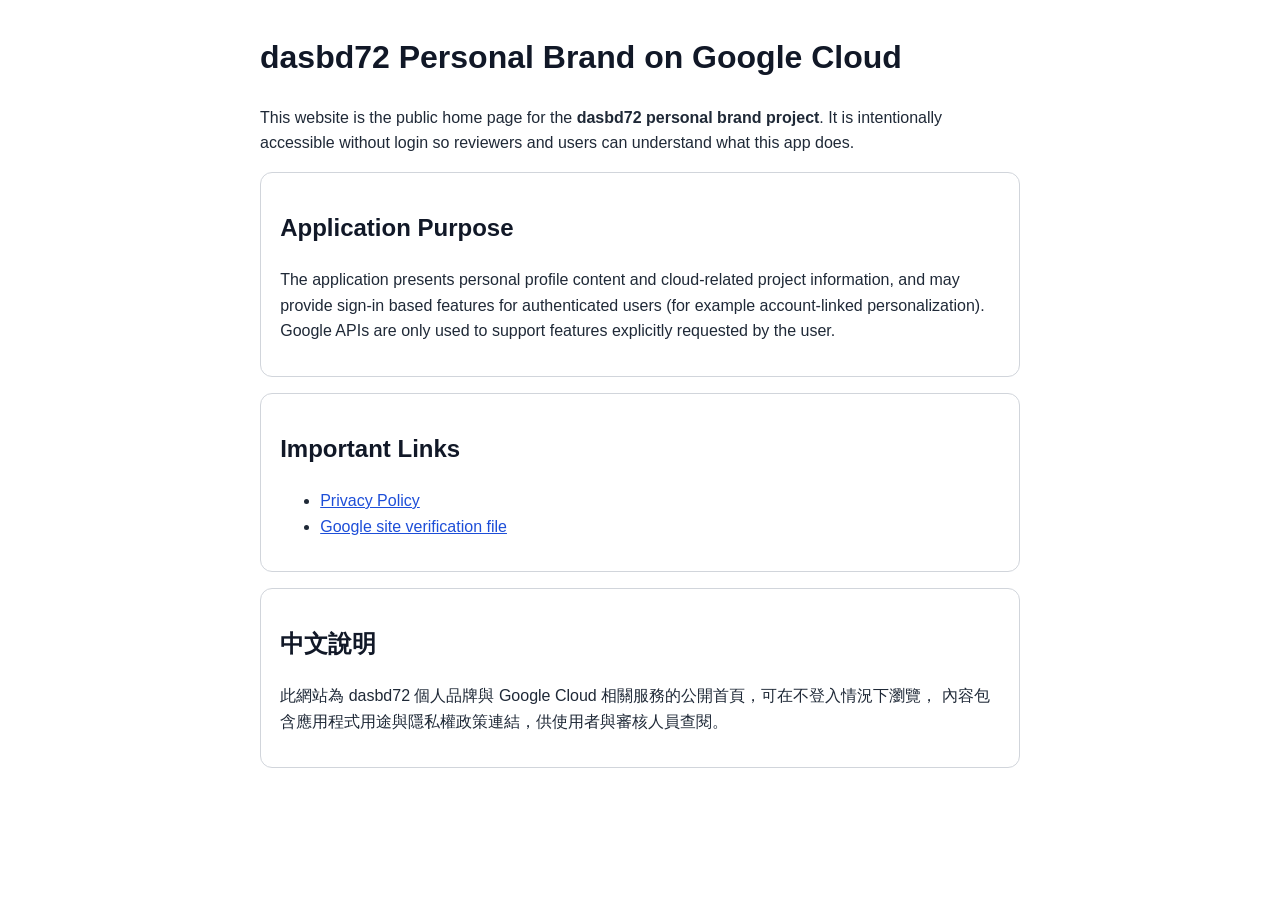
<file: index.html>
<!doctype html>
<html lang="en">
  <head>
    <meta charset="utf-8" />
    <meta name="viewport" content="width=device-width, initial-scale=1" />
    <title>dasbd72 | Google Cloud Personal Brand</title>
    <meta
      name="description"
      content="Public home page for the dasbd72 personal brand project on Google Cloud, including product purpose and privacy information."
    />
    <style>
      body {
        font-family: Arial, sans-serif;
        max-width: 760px;
        margin: 2rem auto;
        padding: 0 1rem;
        line-height: 1.6;
        color: #1f2937;
      }
      h1,
      h2 {
        color: #111827;
      }
      .card {
        border: 1px solid #d1d5db;
        border-radius: 12px;
        padding: 1rem 1.2rem;
        margin-bottom: 1rem;
      }
      a {
        color: #1d4ed8;
      }
    </style>
  </head>
  <body>
    <h1>dasbd72 Personal Brand on Google Cloud</h1>
    <p>
      This website is the public home page for the <strong>dasbd72 personal brand
      project</strong>. It is intentionally accessible without login so reviewers and
      users can understand what this app does.
    </p>

    <div class="card">
      <h2>Application Purpose</h2>
      <p>
        The application presents personal profile content and cloud-related project
        information, and may provide sign-in based features for authenticated users
        (for example account-linked personalization). Google APIs are only used to
        support features explicitly requested by the user.
      </p>
    </div>

    <div class="card">
      <h2>Important Links</h2>
      <ul>
        <li><a href="/privacy-policy.html">Privacy Policy</a></li>
        <li>
          <a href="/google8683fba290bf092b.html">Google site verification file</a>
        </li>
      </ul>
    </div>

    <div class="card">
      <h2>中文說明</h2>
      <p>
        此網站為 dasbd72 個人品牌與 Google Cloud 相關服務的公開首頁，可在不登入情況下瀏覽，
        內容包含應用程式用途與隱私權政策連結，供使用者與審核人員查閱。
      </p>
    </div>
  </body>
</html>
</file>
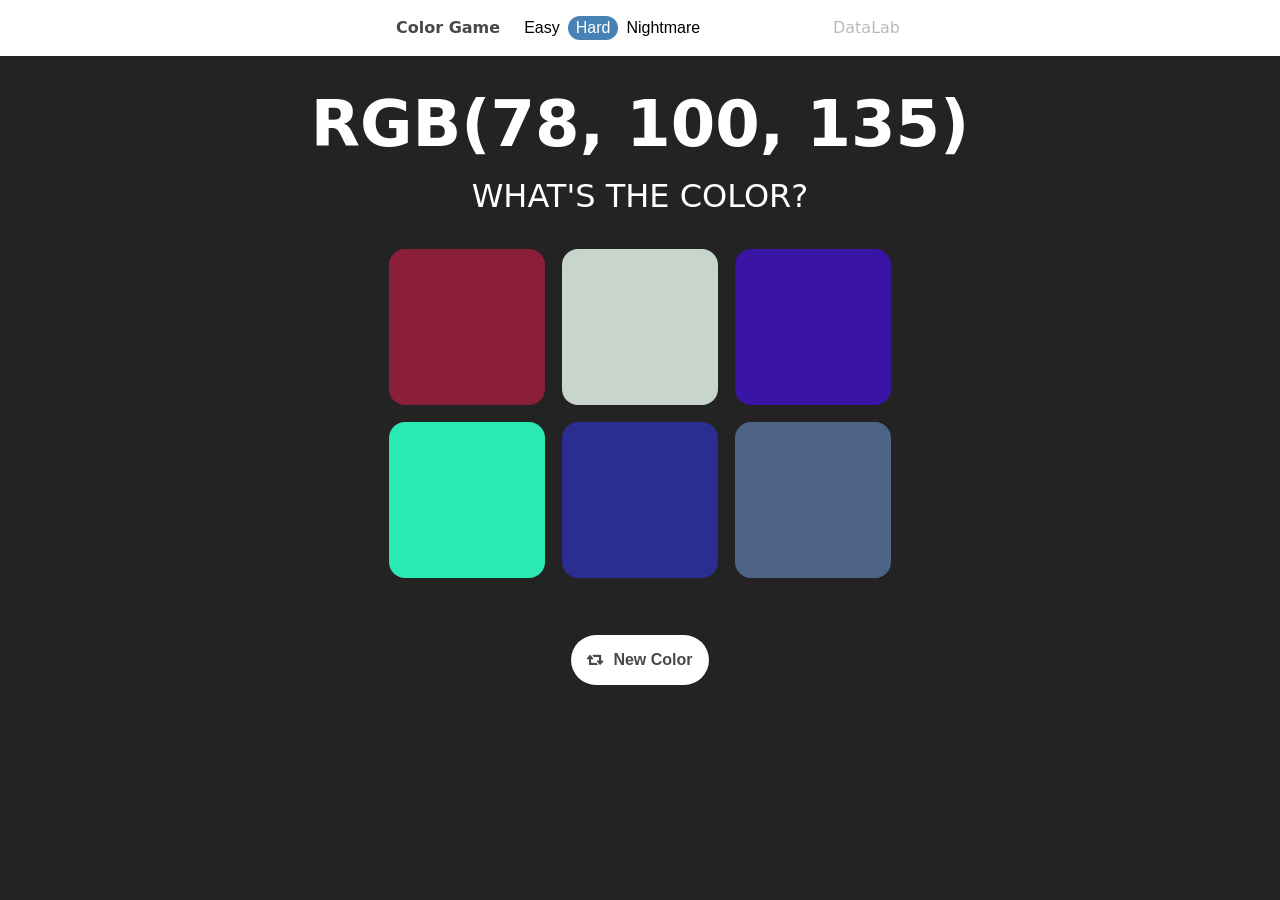
<file: Colorgame/index.html>
<!DOCTYPE html>
<html>

    <head>
        <meta charset="UTF-8">
        <meta name="viewport" content="width=device-width, initial-scale=1.0">
        <meta http-equiv="X-UA-Compatible" content="ie=edge">

        <link rel="stylesheet" href="https://cdnjs.cloudflare.com/ajax/libs/font-awesome/4.7.0/css/font-awesome.css">

        <title>Color Game</title>
    </head>

    <body>
        <div class="navbar">
            <div class="container">
                <div class="flex">
                    <span class="brand" href="#">Color Game</span>
                    <button id="easy" class="mode">Easy</button>
                    <button id="hard" class="mode">Hard</button>
                    <button id="nightmare" class="mode">Nightmare</button>
                    <span class="about" href="#">DataLab</span>
                </div>
            </div>
        </div>

        <h1 class="board"><span class="color-picked">RGB</span><br><span class="message">What's the color?</span><span class="countdown"></span></h1>

        <div class="deck container">
            <div class="card"></div>
            <div class="card"></div>
            <div class="card"></div>
            <div class="card"></div>
            <div class="card"></div>
            <div class="card"></div>
        </div>

        <div class="footer">
            <button class="reset"><i class="fa fa-retweet" aria-hidden="true"></i>&nbsp;&nbsp;<span>New Color</span></button>
        </div>

        <script type="text/javascript" src="main.bundle.js"></script>
    </body>

</html>
</file>
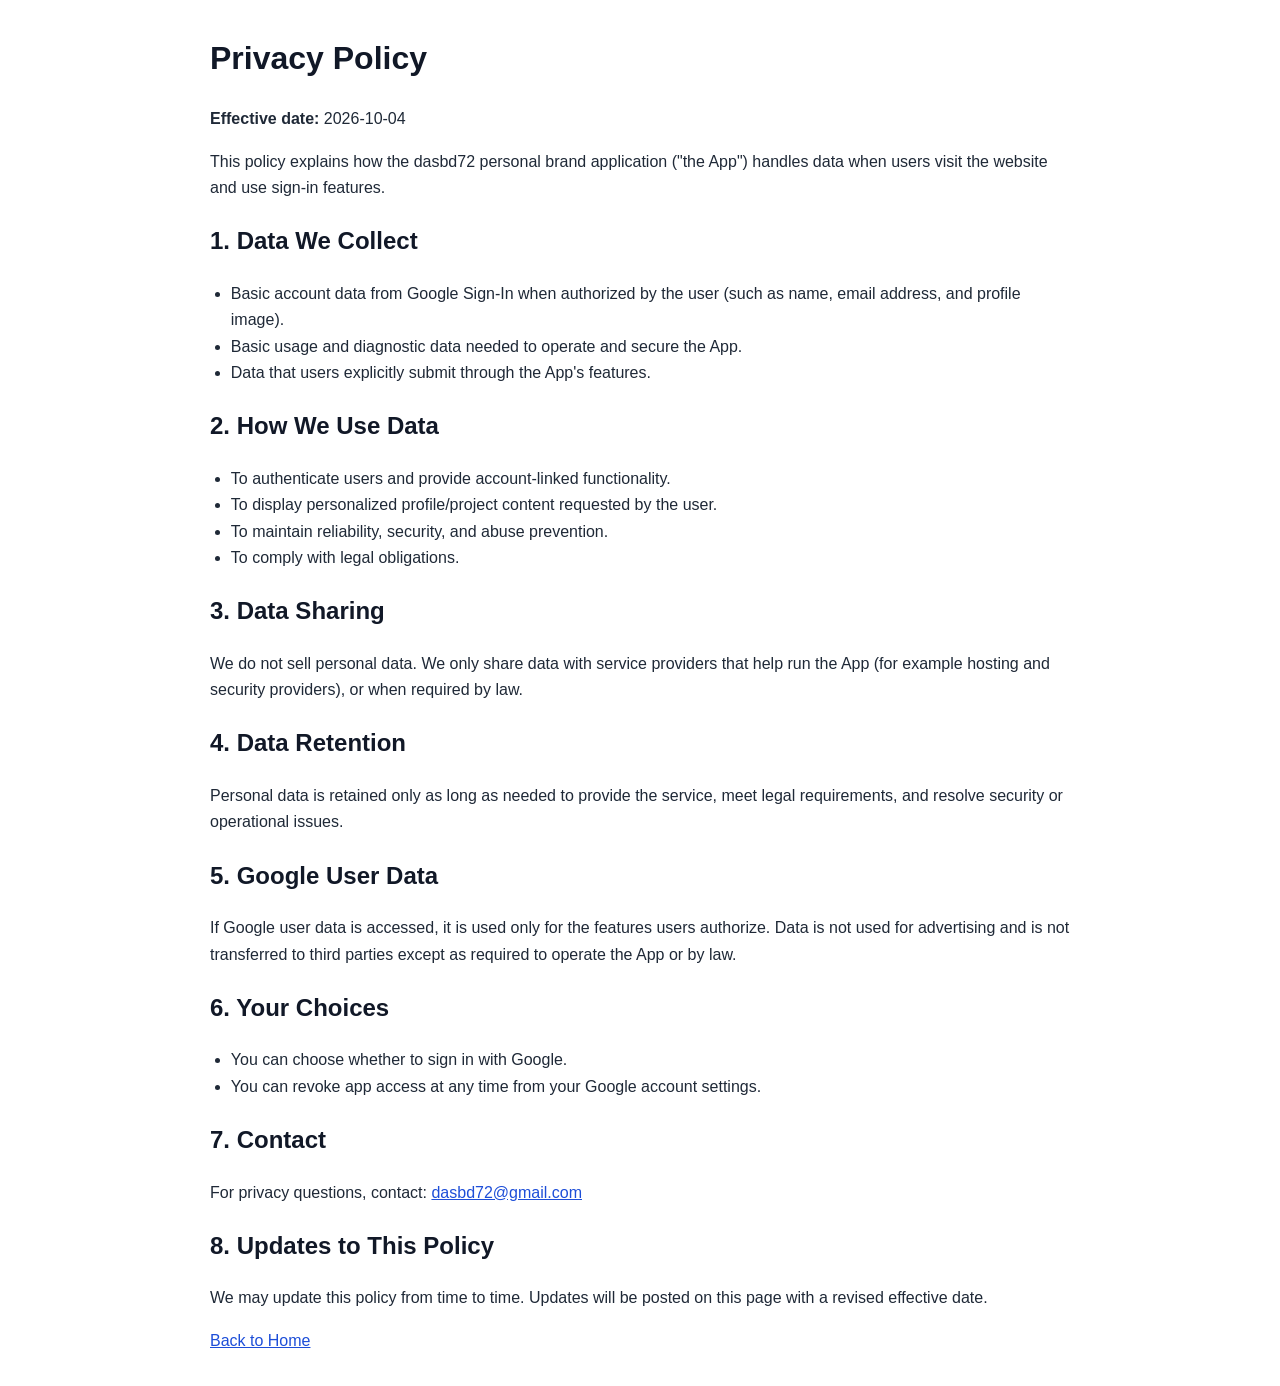
<file: privacy-policy.html>
<!doctype html>
<html lang="en">
  <head>
    <meta charset="utf-8" />
    <meta name="viewport" content="width=device-width, initial-scale=1" />
    <title>Privacy Policy | dasbd72</title>
    <style>
      body {
        font-family: Arial, sans-serif;
        max-width: 860px;
        margin: 2rem auto;
        padding: 0 1rem;
        line-height: 1.65;
        color: #1f2937;
      }
      h1,
      h2 {
        color: #111827;
      }
      ul {
        padding-left: 1.3rem;
      }
      a {
        color: #1d4ed8;
      }
    </style>
  </head>
  <body>
    <h1>Privacy Policy</h1>
    <p><strong>Effective date:</strong> 2026-10-04</p>
    <p>
      This policy explains how the dasbd72 personal brand application ("the App")
      handles data when users visit the website and use sign-in features.
    </p>

    <h2>1. Data We Collect</h2>
    <ul>
      <li>
        Basic account data from Google Sign-In when authorized by the user (such as
        name, email address, and profile image).
      </li>
      <li>Basic usage and diagnostic data needed to operate and secure the App.</li>
      <li>Data that users explicitly submit through the App's features.</li>
    </ul>

    <h2>2. How We Use Data</h2>
    <ul>
      <li>To authenticate users and provide account-linked functionality.</li>
      <li>To display personalized profile/project content requested by the user.</li>
      <li>To maintain reliability, security, and abuse prevention.</li>
      <li>To comply with legal obligations.</li>
    </ul>

    <h2>3. Data Sharing</h2>
    <p>
      We do not sell personal data. We only share data with service providers that
      help run the App (for example hosting and security providers), or when required
      by law.
    </p>

    <h2>4. Data Retention</h2>
    <p>
      Personal data is retained only as long as needed to provide the service, meet
      legal requirements, and resolve security or operational issues.
    </p>

    <h2>5. Google User Data</h2>
    <p>
      If Google user data is accessed, it is used only for the features users
      authorize. Data is not used for advertising and is not transferred to third
      parties except as required to operate the App or by law.
    </p>

    <h2>6. Your Choices</h2>
    <ul>
      <li>You can choose whether to sign in with Google.</li>
      <li>You can revoke app access at any time from your Google account settings.</li>
    </ul>

    <h2>7. Contact</h2>
    <p>
      For privacy questions, contact: <a href="mailto:dasbd72@gmail.com">dasbd72@gmail.com</a>
    </p>

    <h2>8. Updates to This Policy</h2>
    <p>
      We may update this policy from time to time. Updates will be posted on this
      page with a revised effective date.
    </p>

    <p><a href="/index.html">Back to Home</a></p>
  </body>
</html>
</file>
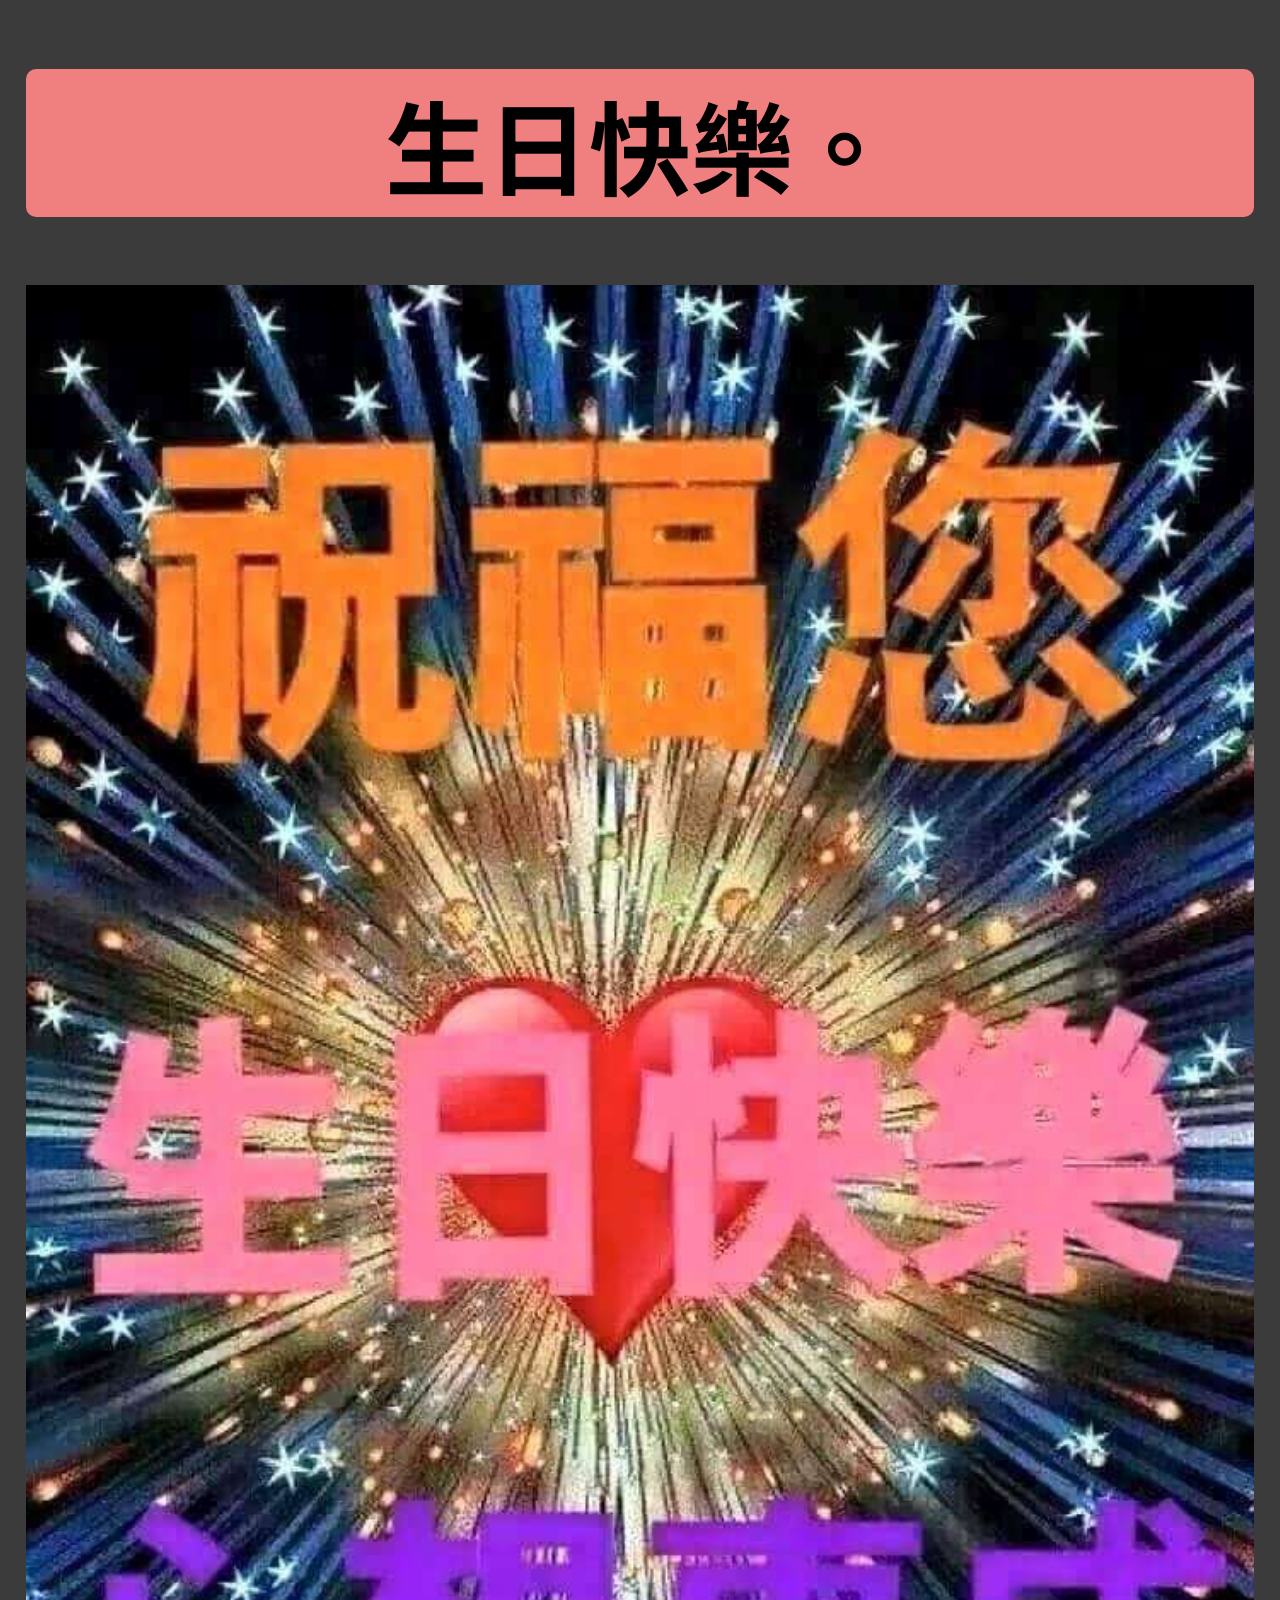
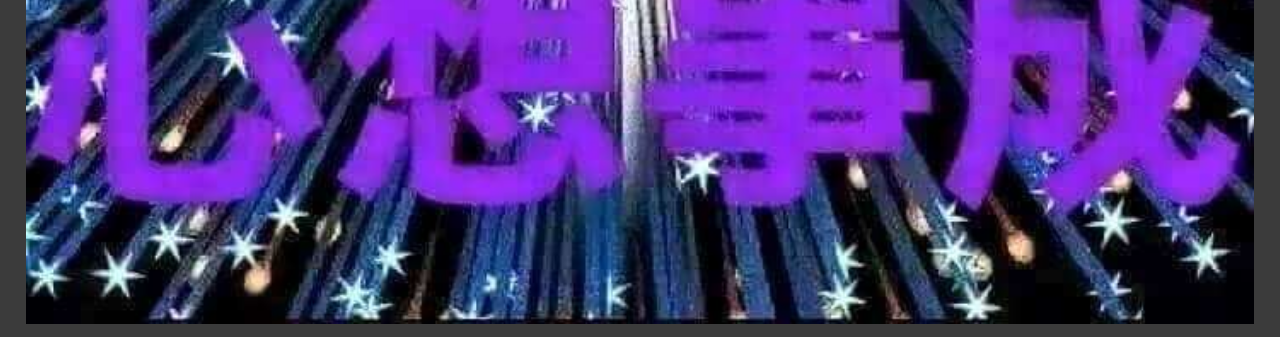
<file: HBD/hbd.html>
<!DOCTYPE html>
<head>
    <meta charset="utf-8">
    <meta name="viewport" content="width=device-width, initial-scale=1.0">
    <link rel="preconnect" href="https://fonts.gstatic.com">
    <link href="https://fonts.googleapis.com/css2?family=Noto+Sans+TC&display=swap" rel="stylesheet">
    <title>Web.</title>
    <style>
        body{
            font-family: 'Noto Sans TC', sans-serif;
            background-color: rgb(59, 59, 59);
        }
        body div{
            width: 96vw;
            margin:auto;
        }
        img{
            width: 100%;
        }
        h1{
            font-size: 8vw;
            text-align: center;
            border-radius: 10px;
            background-color: lightcoral;
        }
    </style>
</head>
<body>
    <div>
        <h1>生日快樂。</h1>
        <img src="./hbd.jpg" alt=""/>
    </div>
    
</body>
</html>
</file>
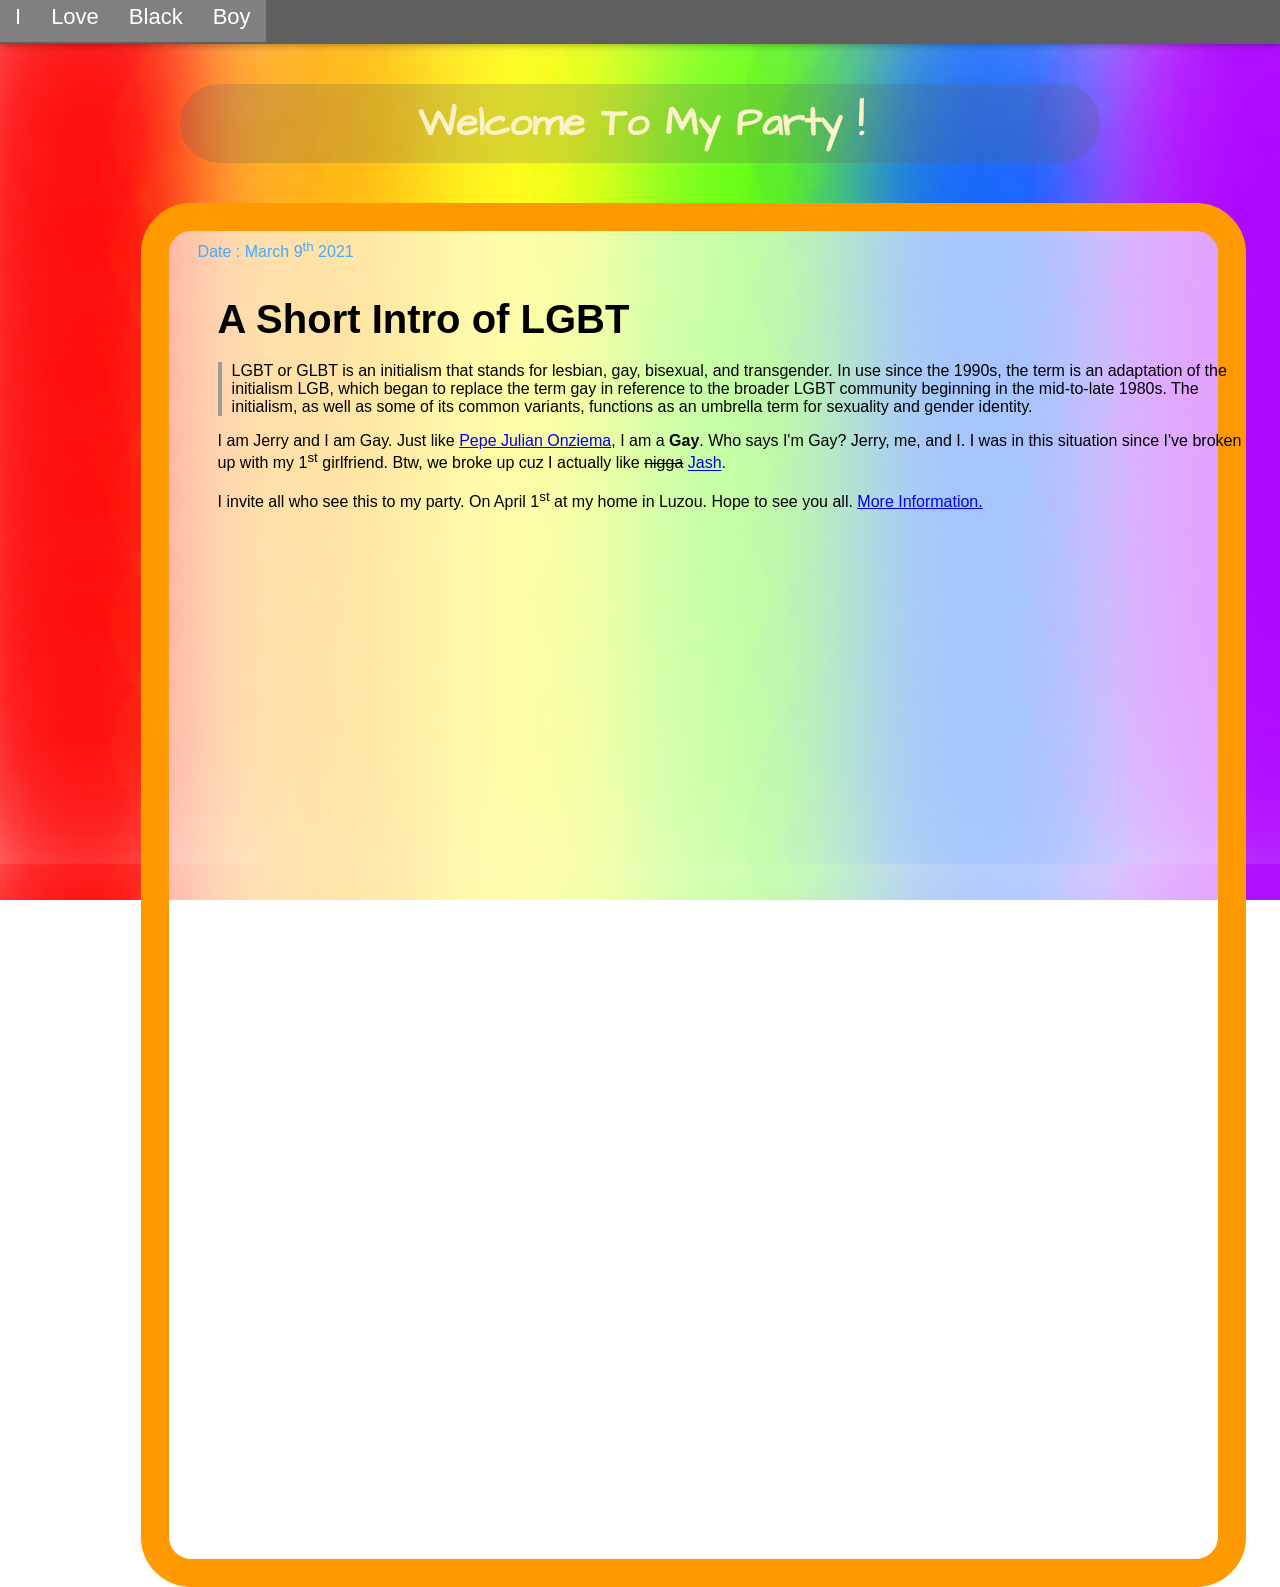
<file: Jerry/Jerry.html>
<!DOCTYPE html>
<html lang="en">
<head>
    <title>About Jerry</title>
    <meta charset="UTF-8">
    <meta name="viewport" content="width=device-width, initial-scale=1.0">
    <link rel="preconnect" href="https://fonts.gstatic.com">
    <link href="https://fonts.googleapis.com/css2?family=Architects+Daughter&display=swap" rel="stylesheet">
    <link rel='stylesheet' media='screen and (max-width: 4147px)' href='./jerry-mobile.css' />
    <link rel="stylesheet" media='screen and (min-width: 414px)' href="./jerry.css">
</head>
<body>
    <header>
        <a href="./IamJerry.html">I</a>
        <a href="https://jable.tv/">Love</a>
        <a href="./black.html">Black</a>
        <a href="https://www.youtube.com/watch?v=saNzVNhMSn0">Boy</a>
    </header>
    <div>
        <h1 id="head">Welcome To My Party !</h1>
        <div id="main">
            <p id="date">Date : March 9<sup>th</sup> 2021</p>
            <div id="paragraph-1">
                <h2>A Short Intro of LGBT</h2>
                <blockquote id="quote" cite="https://en.wikipedia.org/wiki/LGBT">LGBT or GLBT is an initialism that stands for lesbian, gay, bisexual, and transgender. In use since the 1990s, the term is an adaptation of the initialism LGB, which began to replace the term gay in reference to the broader LGBT community beginning in the mid-to-late 1980s. The initialism, as well as some of its common variants, functions as an umbrella term for sexuality and gender identity.</blockquote>
                <p id="p1">I am Jerry and I am Gay. Just like <a href="https://en.wikipedia.org/wiki/Pepe_Julian_Onziema">Pepe Julian Onziema</a>, I am a <strong>Gay</strong>. Who says I'm Gay? Jerry, me, and I. I was in this situation since I've broken up with my 1<sup>st</sup> girlfriend. Btw, we broke up cuz I actually like <del>nigga</del> <a href="https://www.facebook.com/profile.php?id=100005353818678">Jash</a>. </p>
                <p>I invite all who see this to my party. On April 1<sup>st</sup> at my home in Luzou. Hope to see you all. <a href="https://www.youtube.com/watch?v=saNzVNhMSn0">More Information.</a></p>
            </div>
            
        </div>
    </div>
</body>
</html>
</file>
<file: Jerry/jerry-mobile.css>
body{
    margin: 0;
    font-family:'Segoe UI', Tahoma, Geneva, Verdana, sans-serif;
    background-image: url("rainbow.png");
    background-attachment: fixed;
    background-position: center;
    background-size: 100%;
}
header{
    position: -webkit-sticky; /* Safari */
    position: sticky;
    top: 0;
    height: 44px;
    line-height: 1.5;
    width: 100vw;
    display: table;
    overflow: hidden;

    box-shadow: 0 2px 5px 0 rgb(0 0 0 / 16%), 0 2px 10px 0 rgb(0 0 0 / 12%);
    background-color: #5f5f5f;
    color: #f1f1f1;
}
header a{
    margin: none;
    border: none;
    width: 52px;
    padding: 11px 15px 13px 15px;
    display: flexbox;

    font-size: 22px;
    text-decoration: none;
    color: white;
    background-color: gray;
}
header a:hover{
    background-color: rgb(209, 209, 209);
}
body div{
    border-radius: 5px;
    width: 94vw;
    margin: 0;
    align-self: center;
}
h1#head{
    margin: 1em auto 1em auto;
    border-radius: 1em;
    padding: 0.3em;
    /*width: 15em;*/
    max-width: 70vw;
    background-color: rgba(95, 95, 95, 0.226);
    font-family: 'Architects Daughter', cursive;
    font-size: 40px;
    text-align: center;
    font-weight: bold;
    color:rgb(252, 242, 200);
}
div#main{
    padding: 0 1vw 100% 1vw;
    margin: 0 1vw 0 1vw;
    background-color: rgba(255, 255, 255, 0.62);
    border-color:rgb(255, 153, 0);
    border-width: 1.8em 0;
    border-style: solid;
}
div#main #date{
    margin:0;
    padding: 0.5em 1em;
    font-size: normal;
    color:rgb(66, 170, 255);
}
div#main h2{
    margin: 0.5em 0;
    font-size:40px;
}
div#main div#paragraph-1{
    padding: 0.5em 0.2vw;
}
#quote{
    border-left: 0.3em solid rgb(156, 156, 156);
    padding-left: 10px;
    margin: 0px;
}
</file>
<file: Jerry/jerry.css>
body{
    margin: 0;
    font-family:'Segoe UI', Tahoma, Geneva, Verdana, sans-serif;
    background-image: url("rainbow.png");
    background-attachment: fixed;
    background-position: center;
    background-size: 100%;
}
header{
    position: -webkit-sticky; /* Safari */
    position: sticky;
    top: 0;
    height: 44px;
    line-height: 1.5;
    width: 100%;
    display: table;
    overflow: hidden;

    box-shadow: 0 2px 5px 0 rgb(0 0 0 / 16%), 0 2px 10px 0 rgb(0 0 0 / 12%);
    background-color: #5f5f5f;
    color: #f1f1f1;
}
header a{
    margin: none;
    border: none;
    width: 52px;
    padding: 11px 15px 13px 15px;
    display: flexbox;

    font-size: 22px;
    text-decoration: none;
    color: white;
    background-color: gray;
}
header a:hover{
    background-color: rgb(209, 209, 209);
}
body div{
    border-radius: 50px;
    max-width: 80vw;
    margin: auto;
}
h1#head{
    margin: 1em auto 1em auto;
    border-radius: 1em;
    padding: 0.3em;
    /*width: 15em;*/
    max-width: 70vw;
    background-color: rgba(95, 95, 95, 0.226);
    font-family: 'Architects Daughter', cursive;
    font-size: 40px;
    text-align: center;
    font-weight: bold;
    color:rgb(252, 242, 200);
}
div#main{
    background-color: rgba(255, 255, 255, 0.62);
    padding-bottom: 100%;
    border-color:rgb(255, 153, 0);
    border-width: 1.8em;
    border-style: solid;
}
div#main #date{
    margin:0;
    padding: 0.5em 1em;
    font-size: normal;
    color:rgb(66, 170, 255);
}
div#main h2{
    margin: 0.5em 0;
    font-size:40px;
}
div#main div#paragraph-1{
    padding: 0.5em 2.25em;
}
#quote{
    border-left: 0.3em solid rgb(156, 156, 156);
    padding-left: 10px;
    margin: 0px;
}
</file>
